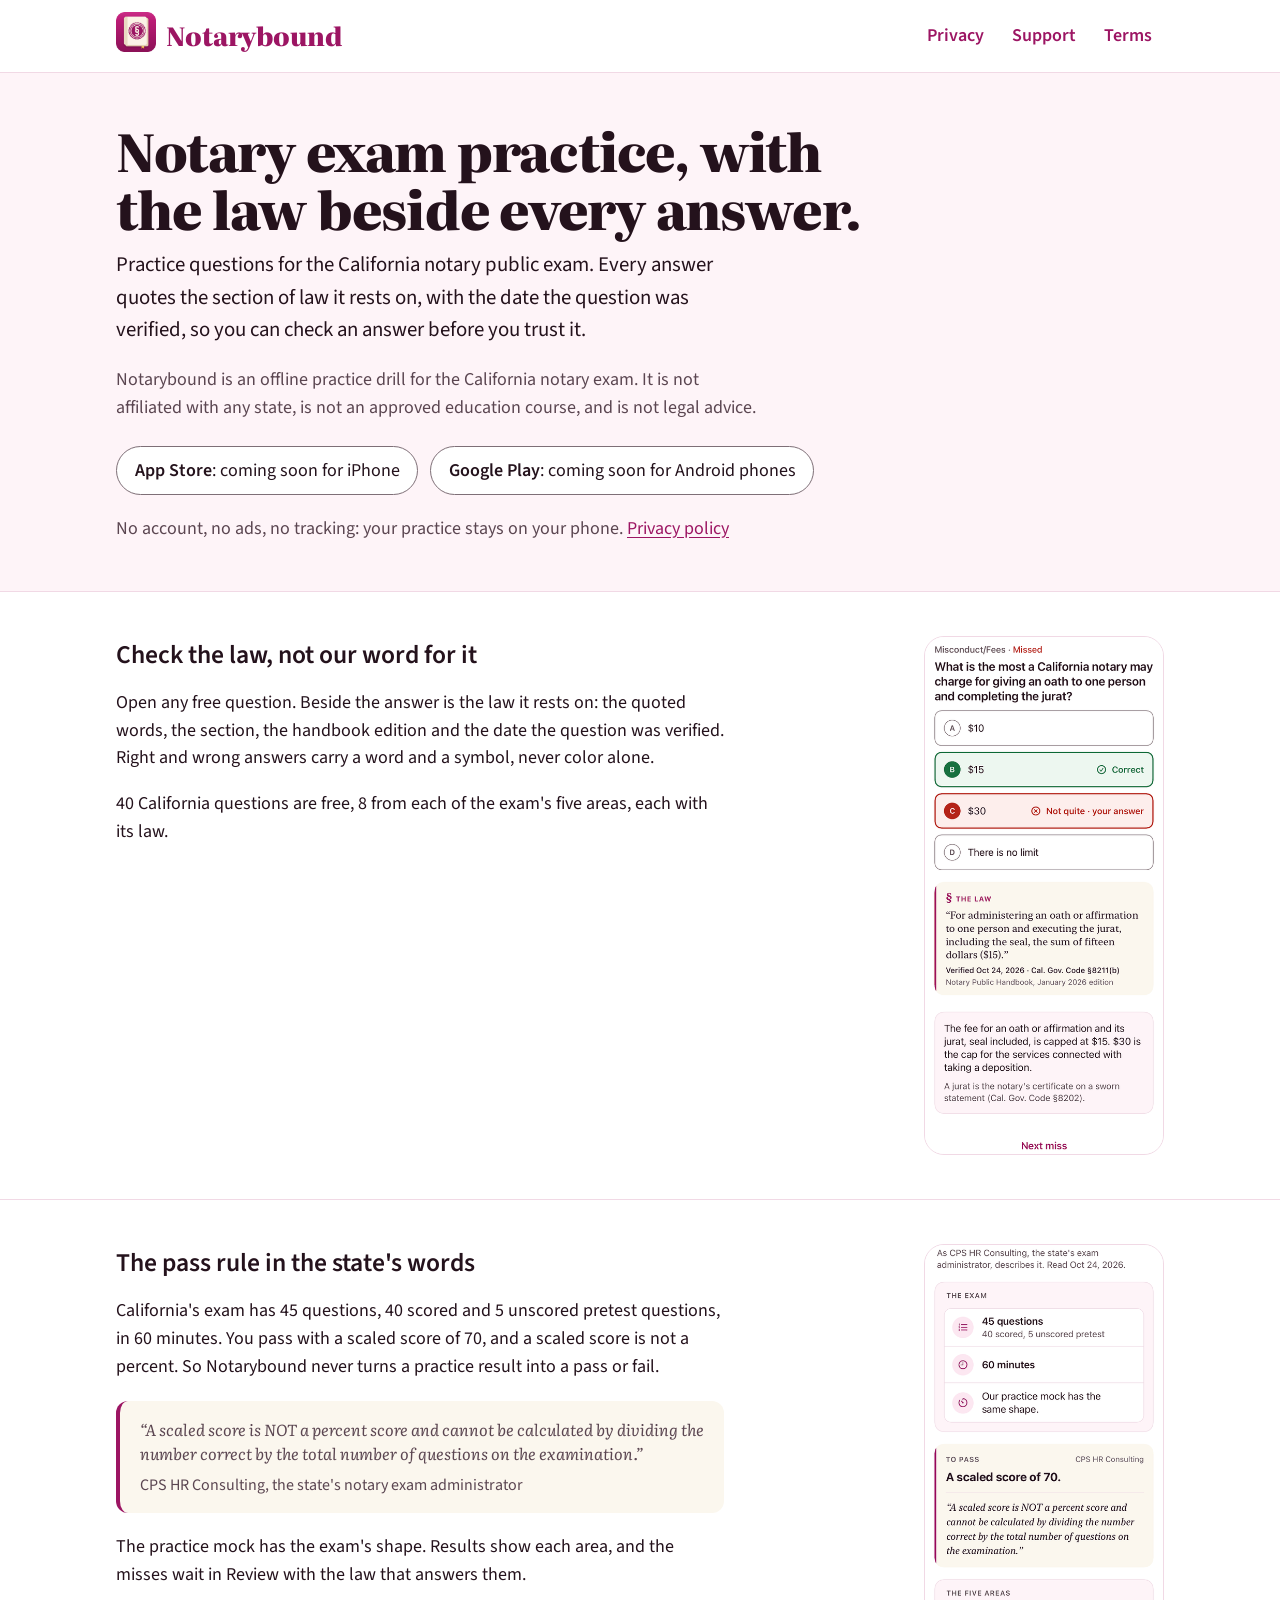
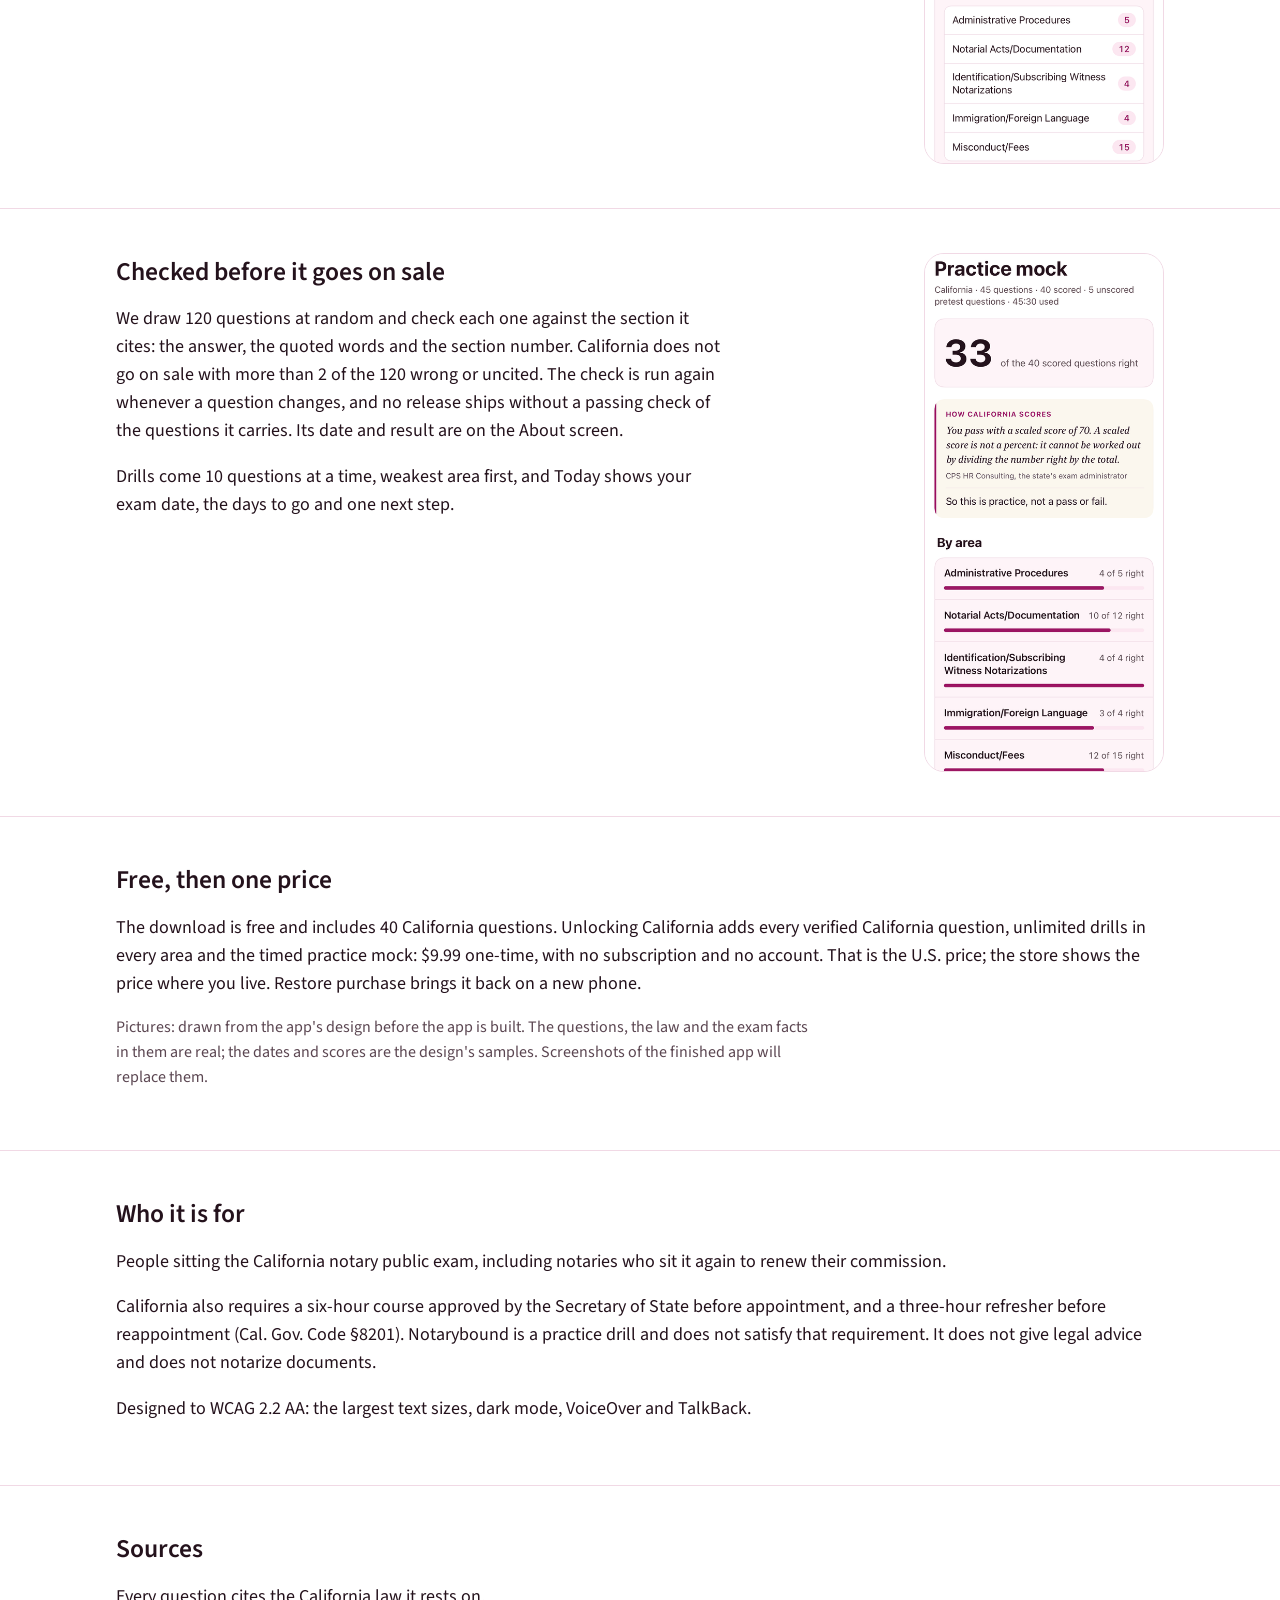
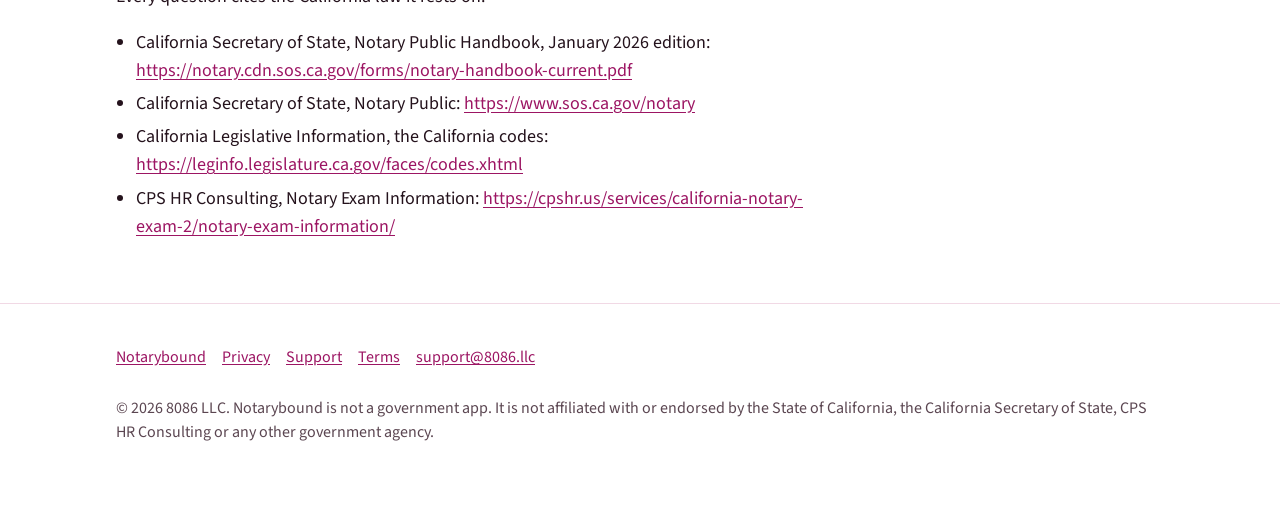
<file: index.html>
<!doctype html>
<html lang="en-US">
<head>
<meta charset="utf-8">
<meta name="viewport" content="width=device-width, initial-scale=1">
<title>Notarybound: California notary exam practice</title>
<meta name="description" content="Practice for the California notary public exam, offline. Every answer quotes the law it rests on, with the date it was verified. 40 free questions, no account.">
<link rel="canonical" href="https://soloinc-projects.github.io/notarybound/">
<meta name="color-scheme" content="light dark">
<meta name="theme-color" content="#9C1563" media="(prefers-color-scheme: light)">
<meta name="theme-color" content="#150A10" media="(prefers-color-scheme: dark)">
<meta property="og:type" content="website">
<meta property="og:site_name" content="Notarybound">
<meta property="og:title" content="Notarybound: California notary exam practice">
<meta property="og:description" content="Practice for the California notary public exam, offline. Every answer quotes the law it rests on, with the date it was verified. 40 free questions, no account.">
<meta property="og:url" content="https://soloinc-projects.github.io/notarybound/">
<meta property="og:image" content="https://soloinc-projects.github.io/notarybound/og-image.png">
<meta property="og:image:width" content="1200">
<meta property="og:image:height" content="630">
<meta property="og:image:alt" content="Notarybound: a cream book with a berry notary seal on its cover, on berry">
<meta name="twitter:card" content="summary_large_image">
<link rel="icon" href="favicon.ico" sizes="any">
<link rel="icon" href="favicon.svg" type="image/svg+xml">
<link rel="apple-touch-icon" href="apple-touch-icon.png">
<link rel="manifest" href="site.webmanifest">
<link rel="preload" href="fonts/literata-display.woff2" as="font" type="font/woff2" crossorigin>
<link rel="stylesheet" href="css/site.css">
<script type="application/ld+json">{"@context": "https://schema.org", "@type": "MobileApplication", "name": "Notarybound", "alternateName": "Notarybound: Notary Exam Prep", "url": "https://soloinc-projects.github.io/notarybound/", "description": "Practice for the California notary public exam, offline. Every answer quotes the law it rests on, with the date it was verified. 40 free questions, no account.", "applicationCategory": "EducationalApplication", "operatingSystem": "iOS 26 or later; Android 8.0 or later", "inLanguage": "en-US", "isAccessibleForFree": true, "offers": {"@type": "Offer", "price": "0", "priceCurrency": "USD"}, "publisher": {"@type": "Organization", "name": "8086 LLC", "email": "support@8086.llc"}, "image": "https://soloinc-projects.github.io/notarybound/icon-512.png", "screenshot": ["https://soloinc-projects.github.io/notarybound/img/question-light.png", "https://soloinc-projects.github.io/notarybound/img/exam-light.png", "https://soloinc-projects.github.io/notarybound/img/results-light.png"]}</script>
</head>
<body>
<a class="skip" href="#main">Skip to content</a>
<header class="site"><div class="wrap">
<a class="brand" href="./" aria-label="Notarybound, home"><picture><source srcset="img/mark-dark.png" media="(prefers-color-scheme: dark)"><img src="img/mark-light.png" width="40" height="40" alt=""></picture><span class="wordmark">Notarybound</span></a>
<nav class="site" aria-label="Site"><ul><li><a href="privacy/">Privacy</a></li><li><a href="support/">Support</a></li><li><a href="terms/">Terms</a></li></ul></nav>
</div></header>
<main id="main">
<div class="hero"><div class="wrap">
<h1>Notary exam practice, with the law beside every answer.</h1>
<p class="lede">Practice questions for the California notary public exam. Every answer quotes the section of law it rests on, with the date the question was verified, so you can check an answer before you trust it.</p>
<p class="plain">Notarybound is an offline practice drill for the California notary exam. It is not affiliated with any state, is not an approved education course, and is not legal advice.</p>
<ul class="stores" aria-label="Where to get it">
<li><strong>App Store</strong>: coming soon for iPhone</li>
<li><strong>Google Play</strong>: coming soon for Android phones</li>
</ul>
<p class="oneline">No account, no ads, no tracking: your practice stays on your phone. <a href="privacy/">Privacy policy</a></p>
</div></div>

<section aria-labelledby="p1"><div class="wrap proof">
<div>
<h2 id="p1">Check the law, not our word for it</h2>
<p>Open any free question. Beside the answer is the law it rests on: the quoted words, the section, the handbook edition and the date the question was verified. Right and wrong answers carry a word and a symbol, never color alone.</p>
<p>40 California questions are free, 8 from each of the exam's five areas, each with its law.</p>
</div>
<figure class="shot"><picture><source srcset="img/question-dark.png" media="(prefers-color-scheme: dark)"><img src="img/question-light.png" width="460" height="1000" alt="Notarybound's question screen: a missed California question on the most a notary may charge for giving an oath to one person, with the right answer marked Correct, the chosen one marked Not quite, and the law card quoting California Government Code section 8211(b), with its verified date and handbook edition." loading="lazy"></picture></figure>
</div></section>

<section aria-labelledby="p2"><div class="wrap proof">
<div>
<h2 id="p2">The pass rule in the state's words</h2>
<p>California's exam has 45 questions, 40 scored and 5 unscored pretest questions, in 60 minutes. You pass with a scaled score of 70, and a scaled score is not a percent. So Notarybound never turns a practice result into a pass or fail.</p>
<div class="law"><blockquote><p>“A scaled score is NOT a percent score and cannot be calculated by dividing the number correct by the total number of questions on the examination.”</p></blockquote><p>CPS HR Consulting, the state's notary exam administrator</p></div>
<p>The practice mock has the exam's shape. Results show each area, and the misses wait in Review with the law that answers them.</p>
</div>
<figure class="shot"><picture><source srcset="img/exam-dark.png" media="(prefers-color-scheme: dark)"><img src="img/exam-light.png" width="460" height="1000" alt="The About this exam screen for California, as CPS HR Consulting describes it: 45 questions, 40 scored and 5 unscored pretest, 60 minutes, and to pass, a scaled score of 70, with CPS HR's sentence that a scaled score is not a percent, then the five areas with their scored questions." loading="lazy"></picture></figure>
</div></section>

<section aria-labelledby="p3"><div class="wrap proof">
<div>
<h2 id="p3">Checked before it goes on sale</h2>
<p>We draw 120 questions at random and check each one against the section it cites: the answer, the quoted words and the section number. California does not go on sale with more than 2 of the 120 wrong or uncited. The check is run again whenever a question changes, and no release ships without a passing check of the questions it carries. Its date and result are on the About screen.</p>
<p>Drills come 10 questions at a time, weakest area first, and Today shows your exam date, the days to go and one next step.</p>
</div>
<figure class="shot"><picture><source srcset="img/results-dark.png" media="(prefers-color-scheme: dark)"><img src="img/results-light.png" width="460" height="1000" alt="A practice mock's results: 33 of the 40 scored questions right, the card How California scores, which says this is practice, not a pass or fail, and the result in each of the five areas." loading="lazy"></picture></figure>
</div></section>

<section aria-labelledby="price"><div class="wrap">
<h2 id="price">Free, then one price</h2>
<p>The download is free and includes 40 California questions. Unlocking California adds every verified California question, unlimited drills in every area and the timed practice mock: $9.99 one-time, with no subscription and no account. That is the U.S. price; the store shows the price where you live. Restore purchase brings it back on a new phone.</p>
<p class="note">Pictures: drawn from the app's design before the app is built. The questions, the law and the exam facts in them are real; the dates and scores are the design's samples. Screenshots of the finished app will replace them.</p>
</div></section>

<section aria-labelledby="who"><div class="wrap">
<h2 id="who">Who it is for</h2>
<p>People sitting the California notary public exam, including notaries who sit it again to renew their commission.</p>
<p>California also requires a six-hour course approved by the Secretary of State before appointment, and a three-hour refresher before reappointment (Cal. Gov. Code §8201). Notarybound is a practice drill and does not satisfy that requirement. It does not give legal advice and does not notarize documents.</p>
<p>Designed to WCAG 2.2 AA: the largest text sizes, dark mode, VoiceOver and TalkBack.</p>
</div></section>

<section aria-labelledby="src"><div class="wrap">
<h2 id="src">Sources</h2>
<p>Every question cites the California law it rests on.</p>
<ul class="plainlist sources"><li>California Secretary of State, Notary Public Handbook, January 2026 edition: <a href="https://notary.cdn.sos.ca.gov/forms/notary-handbook-current.pdf">https://notary.cdn.sos.ca.gov/forms/notary-handbook-current.pdf</a></li><li>California Secretary of State, Notary Public: <a href="https://www.sos.ca.gov/notary">https://www.sos.ca.gov/notary</a></li><li>California Legislative Information, the California codes: <a href="https://leginfo.legislature.ca.gov/faces/codes.xhtml">https://leginfo.legislature.ca.gov/faces/codes.xhtml</a></li><li>CPS HR Consulting, Notary Exam Information: <a href="https://cpshr.us/services/california-notary-exam-2/notary-exam-information/">https://cpshr.us/services/california-notary-exam-2/notary-exam-information/</a></li></ul>
</div></section>
</main>
<footer class="site"><div class="wrap">
<ul><li><a href="./">Notarybound</a></li><li><a href="privacy/">Privacy</a></li><li><a href="support/">Support</a></li><li><a href="terms/">Terms</a></li><li><a href="mailto:support@8086.llc">support@8086.llc</a></li></ul>
<p>© 2026 8086 LLC. Notarybound is not a government app. It is not affiliated with or endorsed by the State of California, the California Secretary of State, CPS HR Consulting or any other government agency.</p>
</div></footer>
</body>
</html>
</file>
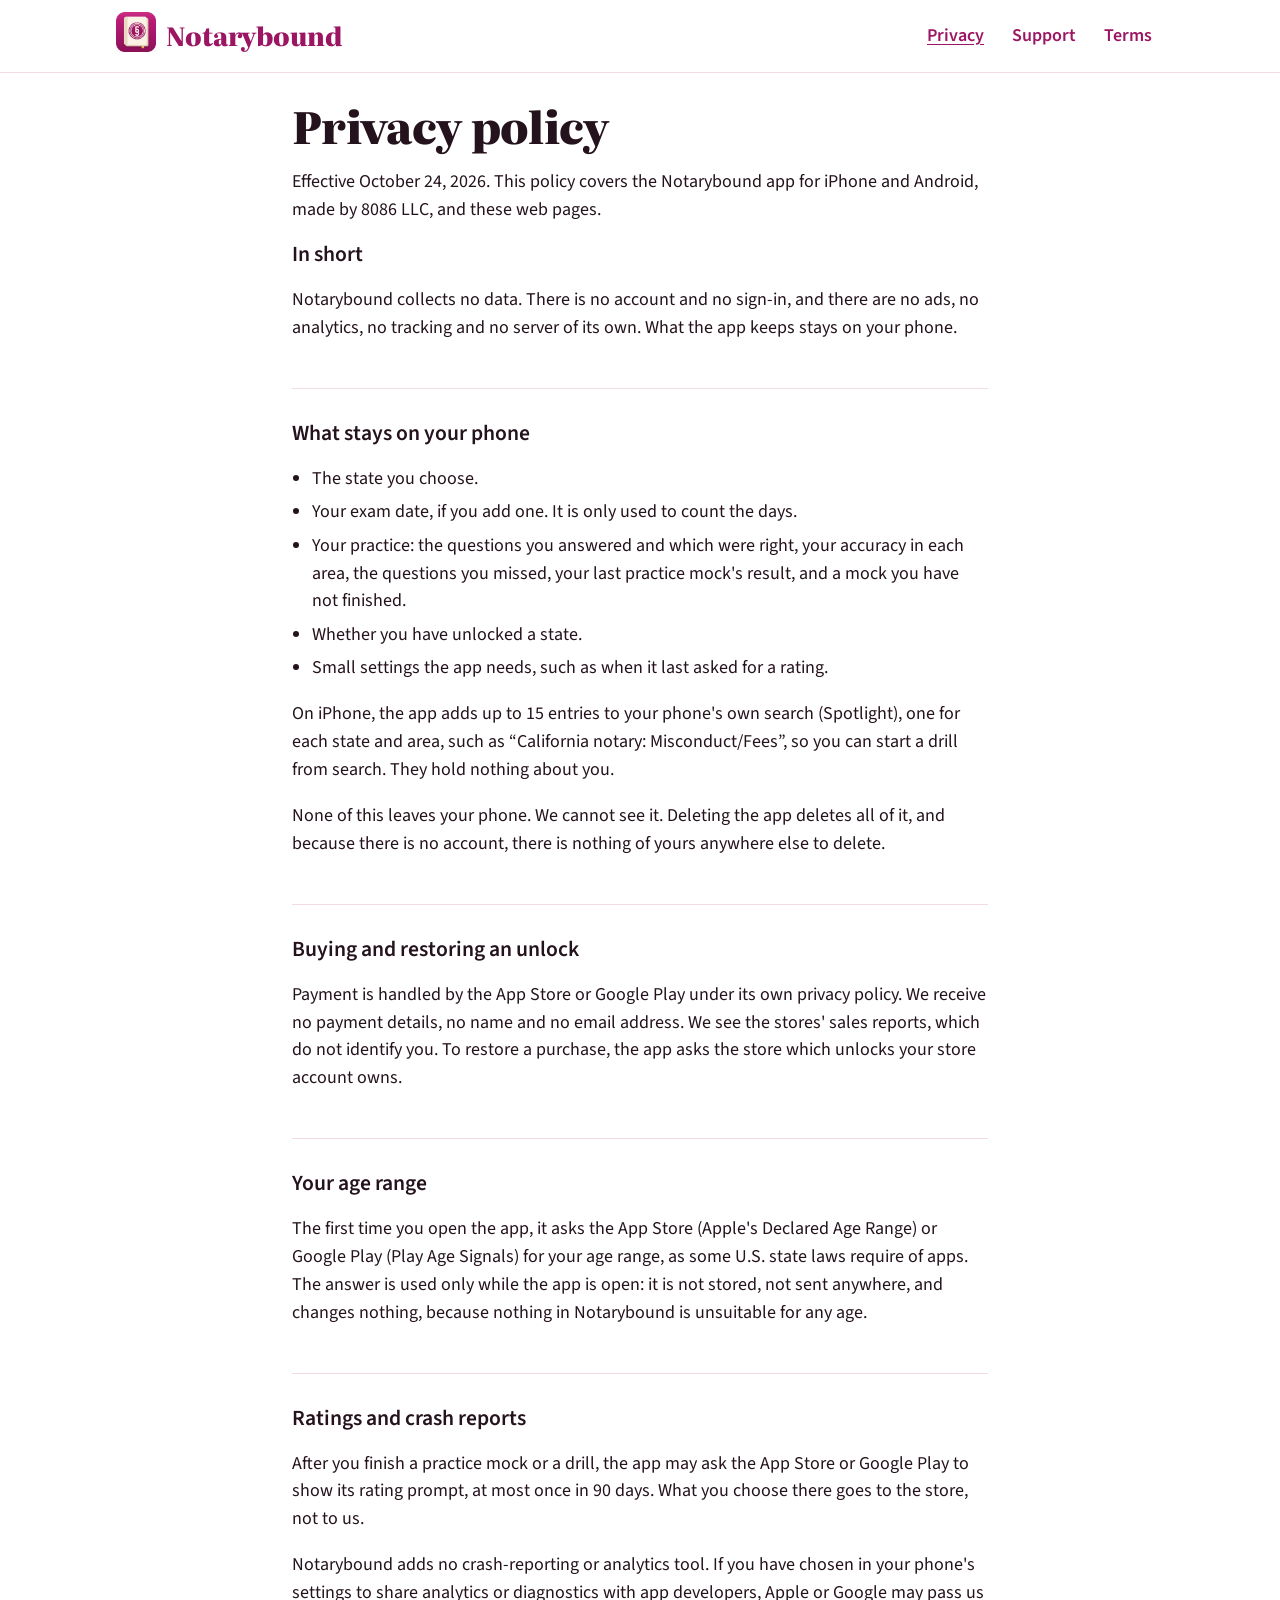
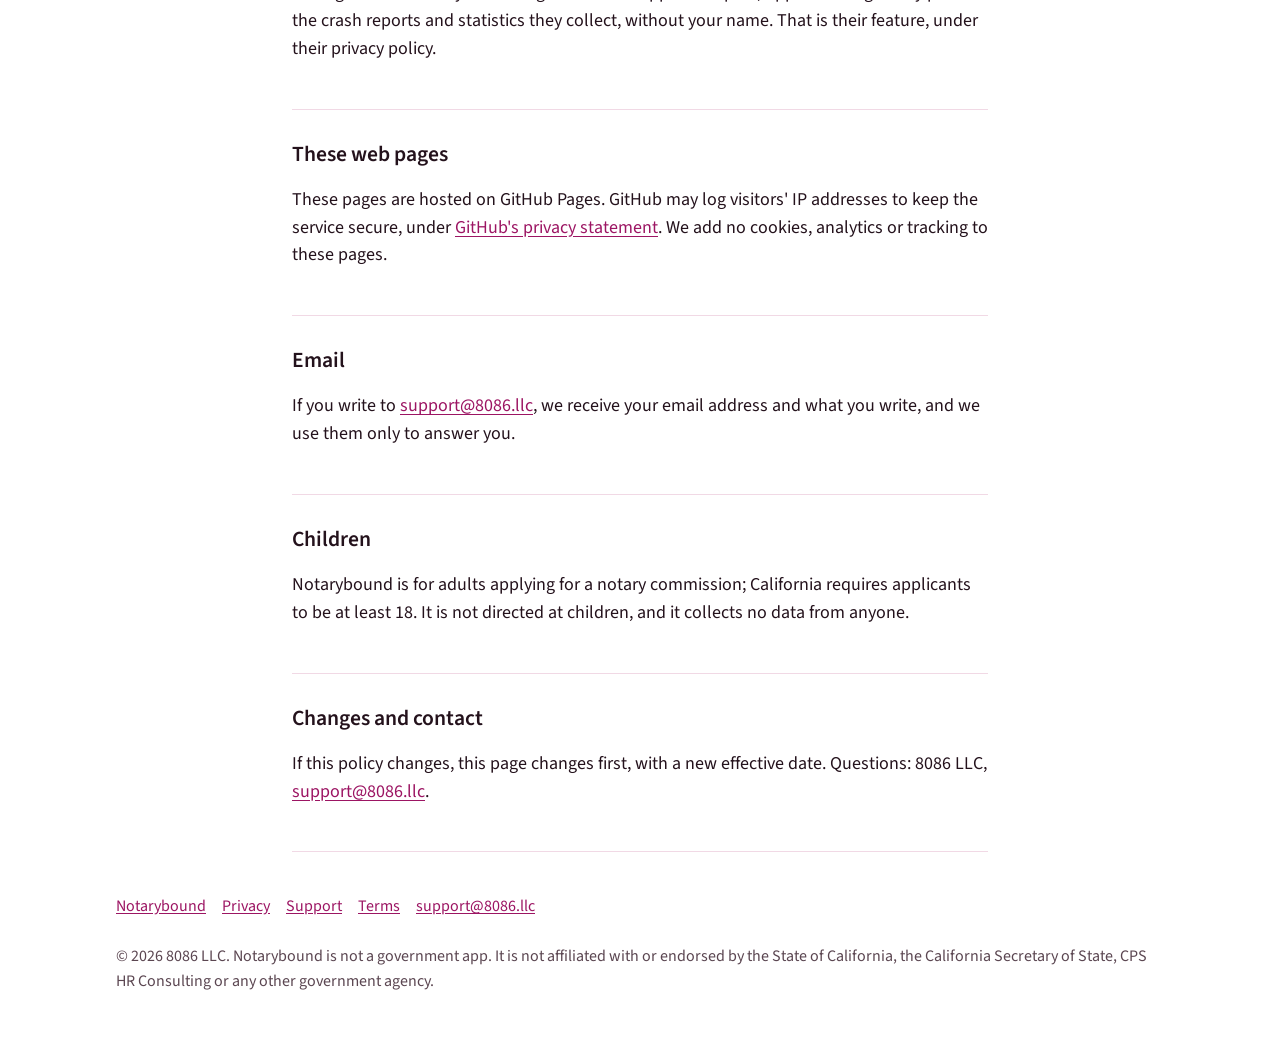
<file: privacy/index.html>
<!doctype html>
<html lang="en-US">
<head>
<meta charset="utf-8">
<meta name="viewport" content="width=device-width, initial-scale=1">
<title>Privacy policy: Notarybound</title>
<meta name="description" content="Notarybound collects no data: no account, no ads, no analytics, no tracking. Your practice stays on your phone.">
<link rel="canonical" href="https://soloinc-projects.github.io/notarybound/privacy/">
<meta name="color-scheme" content="light dark">
<meta name="theme-color" content="#9C1563" media="(prefers-color-scheme: light)">
<meta name="theme-color" content="#150A10" media="(prefers-color-scheme: dark)">
<meta property="og:type" content="website">
<meta property="og:site_name" content="Notarybound">
<meta property="og:title" content="Privacy policy: Notarybound">
<meta property="og:description" content="Notarybound collects no data: no account, no ads, no analytics, no tracking. Your practice stays on your phone.">
<meta property="og:url" content="https://soloinc-projects.github.io/notarybound/privacy/">
<meta property="og:image" content="https://soloinc-projects.github.io/notarybound/og-image.png">
<meta property="og:image:width" content="1200">
<meta property="og:image:height" content="630">
<meta property="og:image:alt" content="Notarybound: a cream book with a berry notary seal on its cover, on berry">
<meta name="twitter:card" content="summary_large_image">
<link rel="icon" href="../favicon.ico" sizes="any">
<link rel="icon" href="../favicon.svg" type="image/svg+xml">
<link rel="apple-touch-icon" href="../apple-touch-icon.png">
<link rel="manifest" href="../site.webmanifest">
<link rel="preload" href="../fonts/literata-display.woff2" as="font" type="font/woff2" crossorigin>
<link rel="stylesheet" href="../css/site.css">
</head>
<body>
<a class="skip" href="#main">Skip to content</a>
<header class="site"><div class="wrap">
<a class="brand" href="../" aria-label="Notarybound, home"><picture><source srcset="../img/mark-dark.png" media="(prefers-color-scheme: dark)"><img src="../img/mark-light.png" width="40" height="40" alt=""></picture><span class="wordmark">Notarybound</span></a>
<nav class="site" aria-label="Site"><ul><li><a href="../privacy/" aria-current="page">Privacy</a></li><li><a href="../support/">Support</a></li><li><a href="../terms/">Terms</a></li></ul></nav>
</div></header>
<main id="main">
<div class="page"><div class="wrap">
<section>
<h1>Privacy policy</h1>
<p>Effective October 24, 2026. This policy covers the Notarybound app for iPhone and Android, made by 8086 LLC, and these web pages.</p>
<h2>In short</h2>
<p>Notarybound collects no data. There is no account and no sign-in, and there are no ads, no analytics, no tracking and no server of its own. What the app keeps stays on your phone.</p>
</section>
<section>
<h2>What stays on your phone</h2>
<ul class="plainlist">
<li>The state you choose.</li>
<li>Your exam date, if you add one. It is only used to count the days.</li>
<li>Your practice: the questions you answered and which were right, your accuracy in each area, the questions you missed, your last practice mock's result, and a mock you have not finished.</li>
<li>Whether you have unlocked a state.</li>
<li>Small settings the app needs, such as when it last asked for a rating.</li>
</ul>
<p>On iPhone, the app adds up to 15 entries to your phone's own search (Spotlight), one for each state and area, such as “California notary: Misconduct/Fees”, so you can start a drill from search. They hold nothing about you.</p>
<p>None of this leaves your phone. We cannot see it. Deleting the app deletes all of it, and because there is no account, there is nothing of yours anywhere else to delete.</p>
</section>
<section>
<h2>Buying and restoring an unlock</h2>
<p>Payment is handled by the App Store or Google Play under its own privacy policy. We receive no payment details, no name and no email address. We see the stores' sales reports, which do not identify you. To restore a purchase, the app asks the store which unlocks your store account owns.</p>
</section>
<section>
<h2>Your age range</h2>
<p>The first time you open the app, it asks the App Store (Apple's Declared Age Range) or Google Play (Play Age Signals) for your age range, as some U.S. state laws require of apps. The answer is used only while the app is open: it is not stored, not sent anywhere, and changes nothing, because nothing in Notarybound is unsuitable for any age.</p>
</section>
<section>
<h2>Ratings and crash reports</h2>
<p>After you finish a practice mock or a drill, the app may ask the App Store or Google Play to show its rating prompt, at most once in 90 days. What you choose there goes to the store, not to us.</p>
<p>Notarybound adds no crash-reporting or analytics tool. If you have chosen in your phone's settings to share analytics or diagnostics with app developers, Apple or Google may pass us the crash reports and statistics they collect, without your name. That is their feature, under their privacy policy.</p>
</section>
<section>
<h2>These web pages</h2>
<p>These pages are hosted on GitHub Pages. GitHub may log visitors' IP addresses to keep the service secure, under <a href="https://docs.github.com/en/site-policy/privacy-policies/github-general-privacy-statement">GitHub's privacy statement</a>. We add no cookies, analytics or tracking to these pages.</p>
</section>
<section>
<h2>Email</h2>
<p>If you write to <a href="mailto:support@8086.llc">support@8086.llc</a>, we receive your email address and what you write, and we use them only to answer you.</p>
</section>
<section>
<h2>Children</h2>
<p>Notarybound is for adults applying for a notary commission; California requires applicants to be at least 18. It is not directed at children, and it collects no data from anyone.</p>
</section>
<section>
<h2>Changes and contact</h2>
<p>If this policy changes, this page changes first, with a new effective date. Questions: 8086 LLC, <a href="mailto:support@8086.llc">support@8086.llc</a>.</p>
</section>
</div></div>
</main>
<footer class="site"><div class="wrap">
<ul><li><a href="../">Notarybound</a></li><li><a href="../privacy/" aria-current="page">Privacy</a></li><li><a href="../support/">Support</a></li><li><a href="../terms/">Terms</a></li><li><a href="mailto:support@8086.llc">support@8086.llc</a></li></ul>
<p>© 2026 8086 LLC. Notarybound is not a government app. It is not affiliated with or endorsed by the State of California, the California Secretary of State, CPS HR Consulting or any other government agency.</p>
</div></footer>
</body>
</html>
</file>
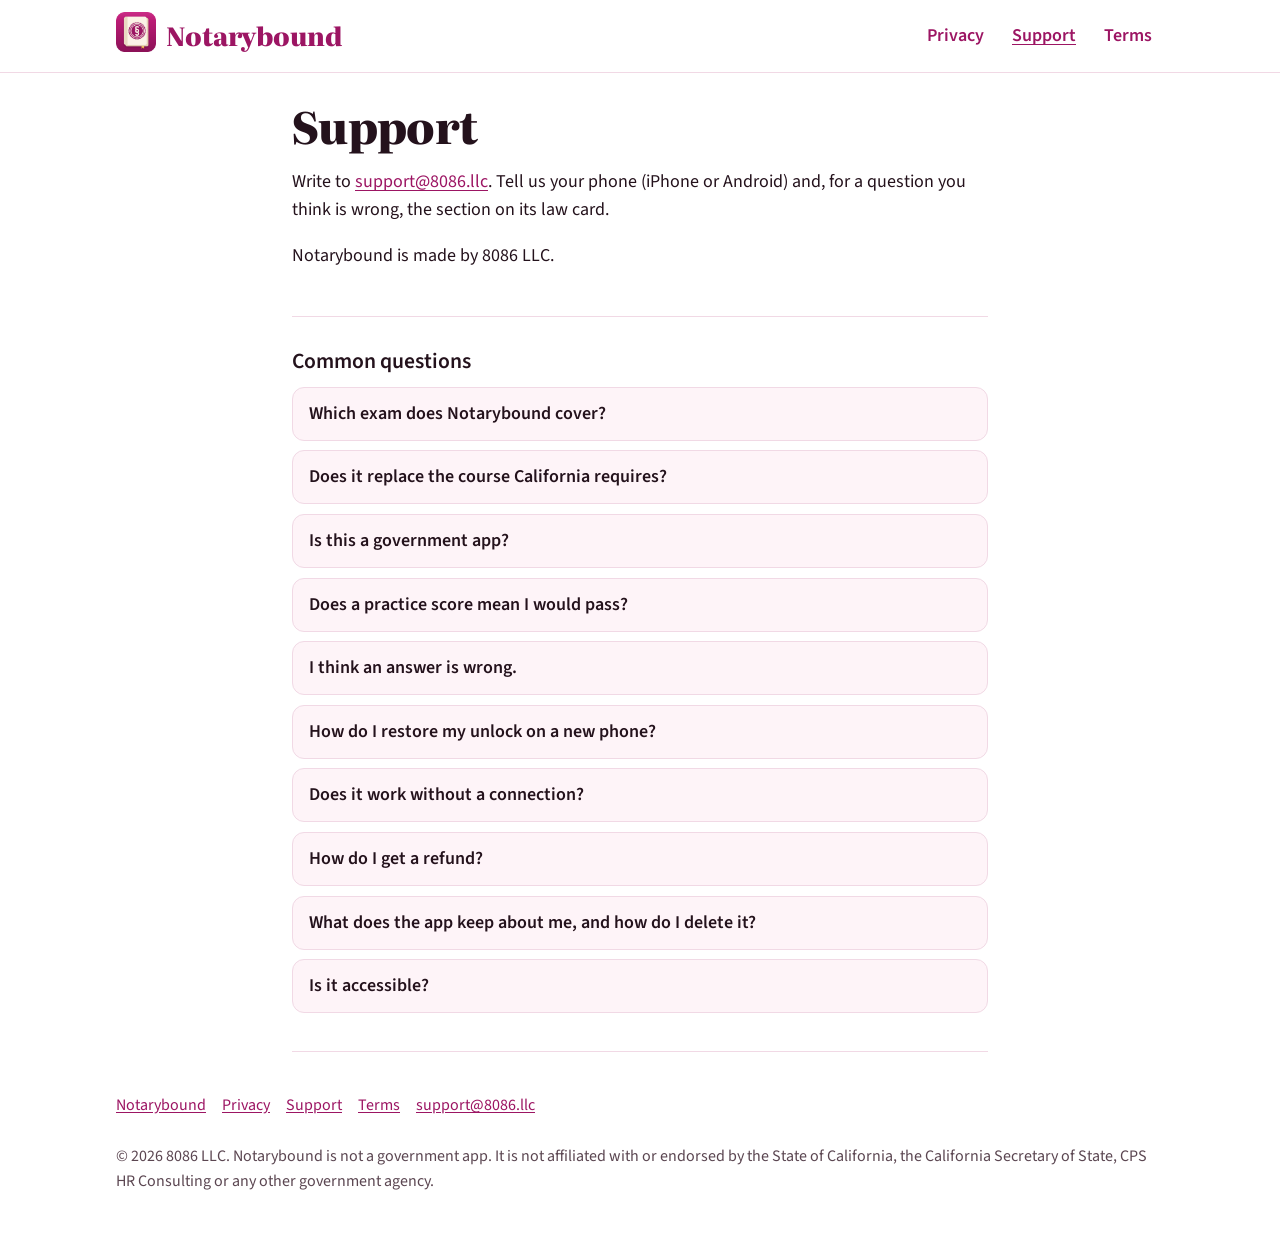
<file: support/index.html>
<!doctype html>
<html lang="en-US">
<head>
<meta charset="utf-8">
<meta name="viewport" content="width=device-width, initial-scale=1">
<title>Support: Notarybound</title>
<meta name="description" content="How to reach Notarybound's support, and answers to the first questions people ask about the app.">
<link rel="canonical" href="https://soloinc-projects.github.io/notarybound/support/">
<meta name="color-scheme" content="light dark">
<meta name="theme-color" content="#9C1563" media="(prefers-color-scheme: light)">
<meta name="theme-color" content="#150A10" media="(prefers-color-scheme: dark)">
<meta property="og:type" content="website">
<meta property="og:site_name" content="Notarybound">
<meta property="og:title" content="Support: Notarybound">
<meta property="og:description" content="How to reach Notarybound's support, and answers to the first questions people ask about the app.">
<meta property="og:url" content="https://soloinc-projects.github.io/notarybound/support/">
<meta property="og:image" content="https://soloinc-projects.github.io/notarybound/og-image.png">
<meta property="og:image:width" content="1200">
<meta property="og:image:height" content="630">
<meta property="og:image:alt" content="Notarybound: a cream book with a berry notary seal on its cover, on berry">
<meta name="twitter:card" content="summary_large_image">
<link rel="icon" href="../favicon.ico" sizes="any">
<link rel="icon" href="../favicon.svg" type="image/svg+xml">
<link rel="apple-touch-icon" href="../apple-touch-icon.png">
<link rel="manifest" href="../site.webmanifest">
<link rel="preload" href="../fonts/literata-display.woff2" as="font" type="font/woff2" crossorigin>
<link rel="stylesheet" href="../css/site.css">
</head>
<body>
<a class="skip" href="#main">Skip to content</a>
<header class="site"><div class="wrap">
<a class="brand" href="../" aria-label="Notarybound, home"><picture><source srcset="../img/mark-dark.png" media="(prefers-color-scheme: dark)"><img src="../img/mark-light.png" width="40" height="40" alt=""></picture><span class="wordmark">Notarybound</span></a>
<nav class="site" aria-label="Site"><ul><li><a href="../privacy/">Privacy</a></li><li><a href="../support/" aria-current="page">Support</a></li><li><a href="../terms/">Terms</a></li></ul></nav>
</div></header>
<main id="main">
<div class="page"><div class="wrap">
<section>
<h1>Support</h1>
<p>Write to <a href="mailto:support@8086.llc">support@8086.llc</a>. Tell us your phone (iPhone or Android) and, for a question you think is wrong, the section on its law card.</p>
<p>Notarybound is made by 8086 LLC.</p>
</section>
<section>
<h2>Common questions</h2>
<details><summary>Which exam does Notarybound cover?</summary><p>The California notary public exam: practice questions in its five areas, drills by area, and a timed practice mock with the exam's shape, 45 questions in 60 minutes.</p></details><details><summary>Does it replace the course California requires?</summary><p>No. California requires a six-hour course approved by the Secretary of State before appointment, and a three-hour refresher before reappointment (Cal. Gov. Code §8201). Notarybound is a practice drill and does not satisfy that requirement.</p></details><details><summary>Is this a government app?</summary><p>No. Notarybound is an independent study aid made by 8086 LLC. It is not affiliated with or endorsed by the State of California, the Secretary of State, CPS HR Consulting or any government agency. Its sources are listed on the <a href="../#src">home page</a>.</p></details><details><summary>Does a practice score mean I would pass?</summary><p>No, and the app never says so. California passes a scaled score of 70, and a scaled score is not a percent: it cannot be worked out from the number right. So a practice result is practice, not a pass or fail.</p></details><details><summary>I think an answer is wrong.</summary><p>Open the question's law card. It shows the quoted words and the section the answer rests on. If they do not support the answer, write to <a href="mailto:support@8086.llc">support@8086.llc</a> with the section number, and we check the question against its section.</p></details><details><summary>How do I restore my unlock on a new phone?</summary><p>Sign in to the App Store or Google Play with the same account you bought it with, open Notarybound, and tap Restore purchase on Today or in About.</p></details><details><summary>Does it work without a connection?</summary><p>Yes. Practice, the mock and Review all work in Airplane Mode. Buying or restoring the unlock needs a connection, because it goes through the store.</p></details><details><summary>How do I get a refund?</summary><p>Refunds are handled by the store you bought from: <a href="https://support.apple.com/en-us/118223">request a refund from Apple</a>, or <a href="https://support.google.com/googleplay/answer/2479637">from Google Play</a>.</p></details><details><summary>What does the app keep about me, and how do I delete it?</summary><p>Your state, exam date and practice stay on your phone and are never sent anywhere. Delete the app to delete them; there is no account, so there is nothing else to delete. See the <a href="../privacy/">privacy policy</a>.</p></details><details><summary>Is it accessible?</summary><p>Notarybound is designed to WCAG 2.2 AA: the largest text sizes, dark mode, VoiceOver and TalkBack. If something gets in your way, tell us at <a href="mailto:support@8086.llc">support@8086.llc</a>.</p></details>
</section>
</div></div>
</main>
<footer class="site"><div class="wrap">
<ul><li><a href="../">Notarybound</a></li><li><a href="../privacy/">Privacy</a></li><li><a href="../support/" aria-current="page">Support</a></li><li><a href="../terms/">Terms</a></li><li><a href="mailto:support@8086.llc">support@8086.llc</a></li></ul>
<p>© 2026 8086 LLC. Notarybound is not a government app. It is not affiliated with or endorsed by the State of California, the California Secretary of State, CPS HR Consulting or any other government agency.</p>
</div></footer>
</body>
</html>
</file>
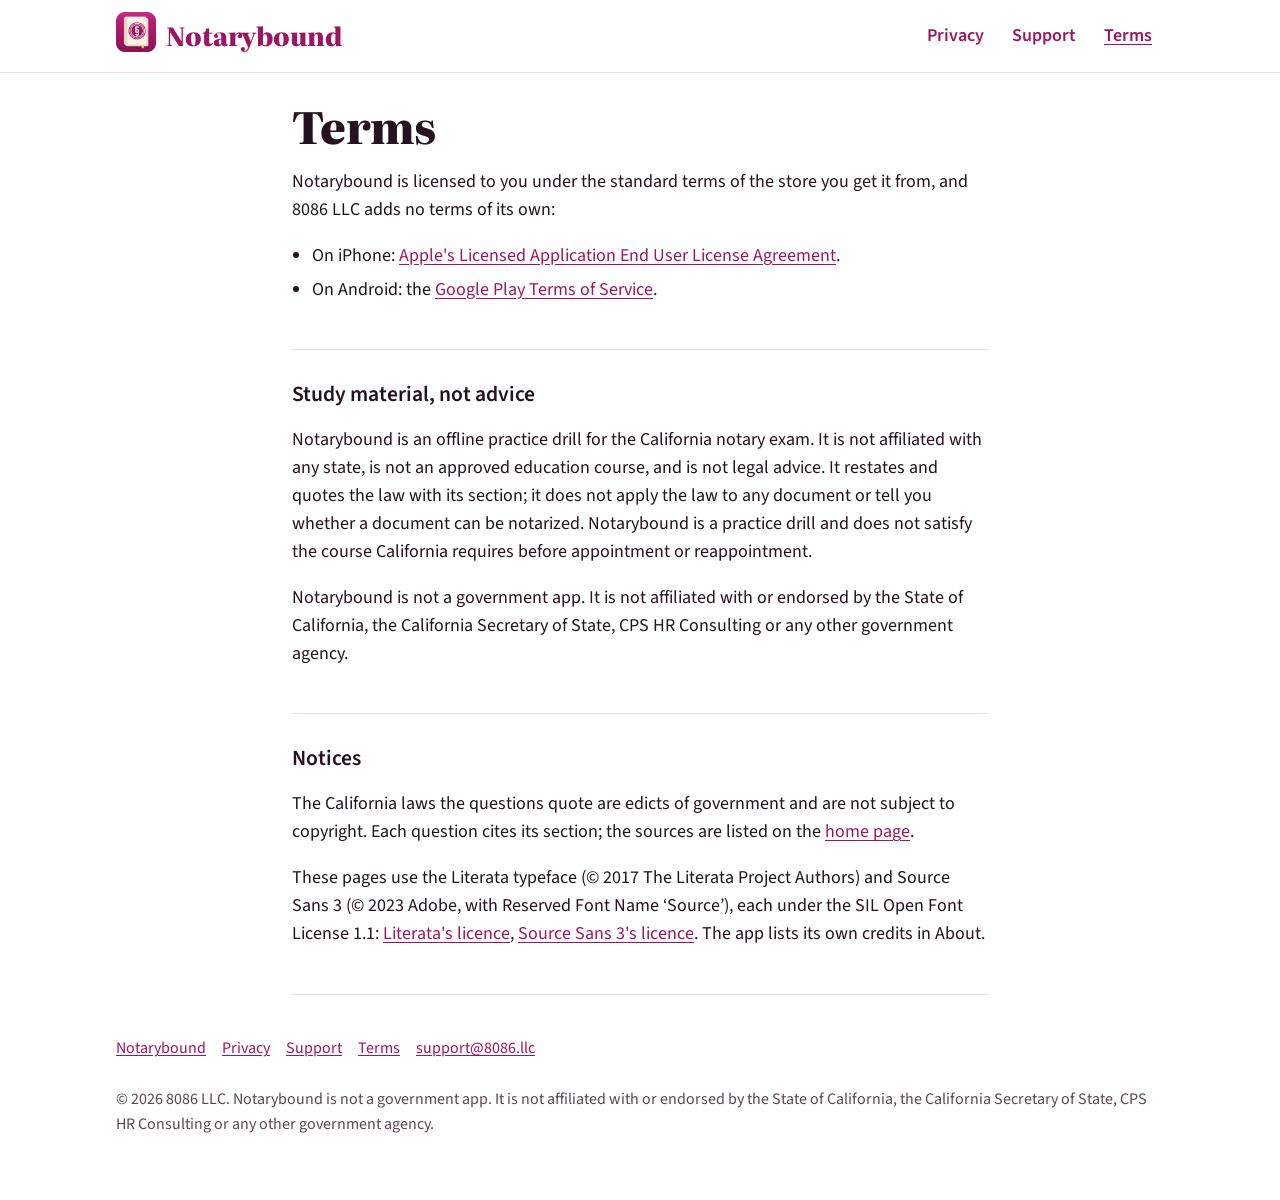
<file: terms/index.html>
<!doctype html>
<html lang="en-US">
<head>
<meta charset="utf-8">
<meta name="viewport" content="width=device-width, initial-scale=1">
<title>Terms: Notarybound</title>
<meta name="description" content="Notarybound is licensed under the App Store's or Google Play's standard terms, with no terms of 8086 LLC's own.">
<link rel="canonical" href="https://soloinc-projects.github.io/notarybound/terms/">
<meta name="color-scheme" content="light dark">
<meta name="theme-color" content="#9C1563" media="(prefers-color-scheme: light)">
<meta name="theme-color" content="#150A10" media="(prefers-color-scheme: dark)">
<meta property="og:type" content="website">
<meta property="og:site_name" content="Notarybound">
<meta property="og:title" content="Terms: Notarybound">
<meta property="og:description" content="Notarybound is licensed under the App Store's or Google Play's standard terms, with no terms of 8086 LLC's own.">
<meta property="og:url" content="https://soloinc-projects.github.io/notarybound/terms/">
<meta property="og:image" content="https://soloinc-projects.github.io/notarybound/og-image.png">
<meta property="og:image:width" content="1200">
<meta property="og:image:height" content="630">
<meta property="og:image:alt" content="Notarybound: a cream book with a berry notary seal on its cover, on berry">
<meta name="twitter:card" content="summary_large_image">
<link rel="icon" href="../favicon.ico" sizes="any">
<link rel="icon" href="../favicon.svg" type="image/svg+xml">
<link rel="apple-touch-icon" href="../apple-touch-icon.png">
<link rel="manifest" href="../site.webmanifest">
<link rel="preload" href="../fonts/literata-display.woff2" as="font" type="font/woff2" crossorigin>
<link rel="stylesheet" href="../css/site.css">
</head>
<body>
<a class="skip" href="#main">Skip to content</a>
<header class="site"><div class="wrap">
<a class="brand" href="../" aria-label="Notarybound, home"><picture><source srcset="../img/mark-dark.png" media="(prefers-color-scheme: dark)"><img src="../img/mark-light.png" width="40" height="40" alt=""></picture><span class="wordmark">Notarybound</span></a>
<nav class="site" aria-label="Site"><ul><li><a href="../privacy/">Privacy</a></li><li><a href="../support/">Support</a></li><li><a href="../terms/" aria-current="page">Terms</a></li></ul></nav>
</div></header>
<main id="main">
<div class="page"><div class="wrap">
<section>
<h1>Terms</h1>
<p>Notarybound is licensed to you under the standard terms of the store you get it from, and 8086 LLC adds no terms of its own:</p>
<ul class="plainlist">
<li>On iPhone: <a href="https://www.apple.com/legal/internet-services/itunes/dev/stdeula/">Apple's Licensed Application End User License Agreement</a>.</li>
<li>On Android: the <a href="https://play.google.com/intl/en_us/about/play-terms/index.html">Google Play Terms of Service</a>.</li>
</ul>
</section>
<section>
<h2>Study material, not advice</h2>
<p>Notarybound is an offline practice drill for the California notary exam. It is not affiliated with any state, is not an approved education course, and is not legal advice. It restates and quotes the law with its section; it does not apply the law to any document or tell you whether a document can be notarized. Notarybound is a practice drill and does not satisfy the course California requires before appointment or reappointment.</p>
<p>Notarybound is not a government app. It is not affiliated with or endorsed by the State of California, the California Secretary of State, CPS HR Consulting or any other government agency.</p>
</section>
<section>
<h2>Notices</h2>
<p>The California laws the questions quote are edicts of government and are not subject to copyright. Each question cites its section; the sources are listed on the <a href="../#src">home page</a>.</p>
<p>These pages use the Literata typeface (© 2017 The Literata Project Authors) and Source Sans 3 (© 2023 Adobe, with Reserved Font Name ‘Source’), each under the SIL Open Font License 1.1: <a href="../fonts/OFL-literata.txt">Literata's licence</a>, <a href="../fonts/OFL-source-sans-3.txt">Source Sans 3's licence</a>. The app lists its own credits in About.</p>
</section>
</div></div>
</main>
<footer class="site"><div class="wrap">
<ul><li><a href="../">Notarybound</a></li><li><a href="../privacy/">Privacy</a></li><li><a href="../support/">Support</a></li><li><a href="../terms/" aria-current="page">Terms</a></li><li><a href="mailto:support@8086.llc">support@8086.llc</a></li></ul>
<p>© 2026 8086 LLC. Notarybound is not a government app. It is not affiliated with or endorsed by the State of California, the California Secretary of State, CPS HR Consulting or any other government agency.</p>
</div></footer>
</body>
</html>
</file>
<file: css/site.css>
@font-face{font-family:"Literata Display";src:url("../fonts/literata-display.woff2") format("woff2");font-weight:800;font-display:swap}
@font-face{font-family:"Literata";src:url("../fonts/literata-italic.woff2") format("woff2");font-style:italic;font-weight:400;font-display:swap}
@font-face{font-family:"Source Sans 3";src:url("../fonts/source-sans-3-regular.woff2") format("woff2");font-weight:400;font-display:swap}
@font-face{font-family:"Source Sans 3";src:url("../fonts/source-sans-3-semibold.woff2") format("woff2");font-weight:600;font-display:swap}
:root{color-scheme:light dark;--surface:#FFFFFF;--raised:#FEF4F8;--tint:#FCE7F1;--statute:#FBF7EE;--ink:#24121C;--ink2:#5B4651;--primary:#9C1563;--on-primary:#FFFFFF;--rule:#7E6F77;--line:#F1D9E5;--focus:#9C1563}
@media (prefers-color-scheme:dark){:root{--surface:#150A10;--raised:#21141B;--tint:#2C1D25;--statute:#261A1F;--ink:#F8EEF3;--ink2:#CDBBC5;--primary:#F38CC2;--on-primary:#3D0A26;--rule:#9A8A93;--line:#3A2A32;--focus:#F38CC2}}
*{box-sizing:border-box}
html{-webkit-text-size-adjust:100%}
body{margin:0;background:var(--surface);color:var(--ink);font:400 1.125rem/1.55 "Source Sans 3",system-ui,-apple-system,"Segoe UI",Roboto,sans-serif}
a{color:var(--primary);text-underline-offset:.15em}
a:focus-visible,summary:focus-visible{outline:2px solid var(--focus);outline-offset:3px;border-radius:4px}
.skip{position:absolute;left:-999px;top:0;background:var(--primary);color:var(--on-primary);padding:.75rem 1rem;z-index:2}
.skip:focus{left:.5rem;top:.5rem}
.wrap{max-width:68rem;margin:0 auto;padding:0 1.25rem}
header.site{border-bottom:1px solid var(--line)}
header.site .wrap{display:flex;align-items:center;justify-content:space-between;gap:1rem;flex-wrap:wrap;min-height:4.5rem}
.brand{display:flex;align-items:center;gap:.6rem;text-decoration:none;color:var(--primary);min-height:44px}
.brand img{width:40px;height:40px}
.wordmark{font:800 1.6rem/1 "Literata Display",Georgia,serif;letter-spacing:-.01em}
nav.site ul{list-style:none;margin:0;padding:0;display:flex;gap:.25rem;flex-wrap:wrap}
nav.site a{display:inline-flex;align-items:center;min-height:44px;padding:0 .75rem;text-decoration:none;font-weight:600}
nav.site a:hover{text-decoration:underline}
nav.site a[aria-current=page]{text-decoration:underline}
main{display:block}
.hero{background:var(--raised);border-bottom:1px solid var(--line)}
.hero .wrap{padding-top:3rem;padding-bottom:3rem}
h1,h2,h3{line-height:1.2;margin:0 0 .75rem}
h1{font:800 clamp(2rem,5.5vw,3.25rem)/1.12 "Literata Display",Georgia,serif;letter-spacing:-.015em;max-width:22ch}
.page h1{font-size:clamp(2rem,5vw,2.75rem)}
h2{font-size:1.6rem;font-weight:600;margin-top:.25rem}
h3{font-size:1.2rem;font-weight:600}
.lede{font-size:1.3rem;max-width:40rem;margin:0 0 1.25rem}
.plain{color:var(--ink2);max-width:40rem;margin:0 0 1.5rem}
.stores{display:flex;flex-wrap:wrap;gap:.75rem;margin:0 0 1.25rem;padding:0;list-style:none}
.stores li{border:1px solid var(--rule);border-radius:999px;padding:.6rem 1.1rem;background:var(--surface)}
.stores strong{font-weight:600}
.oneline{margin:0;color:var(--ink2)}
section{padding:2.75rem 0;border-bottom:1px solid var(--line)}
.proof{display:grid;grid-template-columns:1fr;gap:1.5rem;align-items:start}
@media (min-width:44rem){.proof{grid-template-columns:minmax(0,1fr) 15rem;gap:3rem}}
.proof p{max-width:38rem}
.shot{margin:0;justify-self:center}
.shot img{display:block;width:min(15rem,70vw);height:auto;border:1px solid var(--line);border-radius:1.25rem;background:var(--surface)}
.law{background:var(--statute);border-left:4px solid var(--primary);border-radius:.75rem;padding:1rem 1.25rem;margin:1.25rem 0;max-width:38rem}
.law blockquote{margin:0 0 .5rem;font:italic 400 1.15rem/1.5 Literata,Georgia,serif}
.law p{margin:0;color:var(--ink2);font-size:1rem}
.note{color:var(--ink2);font-size:1rem;max-width:44rem}
ul.plainlist{padding-left:1.25rem;max-width:44rem}
ul.plainlist li{margin:.35rem 0}
.sources a{word-break:break-word}
.page .wrap{max-width:46rem}
.page section{padding:1.75rem 0}
.page h2{font-size:1.35rem}
details{border:1px solid var(--line);border-radius:.75rem;padding:.25rem 1rem;margin:.6rem 0;background:var(--raised)}
summary{cursor:pointer;font-weight:600;min-height:44px;display:flex;align-items:center}
details p{margin:.25rem 0 .9rem}
footer.site{padding:2rem 0 3rem;color:var(--ink2);font-size:1rem}
footer.site ul{list-style:none;padding:0;margin:0 0 .75rem;display:flex;flex-wrap:wrap;gap:.25rem 1rem}
footer.site a{display:inline-flex;align-items:center;min-height:44px}
@media (prefers-reduced-motion:reduce){*{animation:none!important;transition:none!important;scroll-behavior:auto!important}}
</file>
